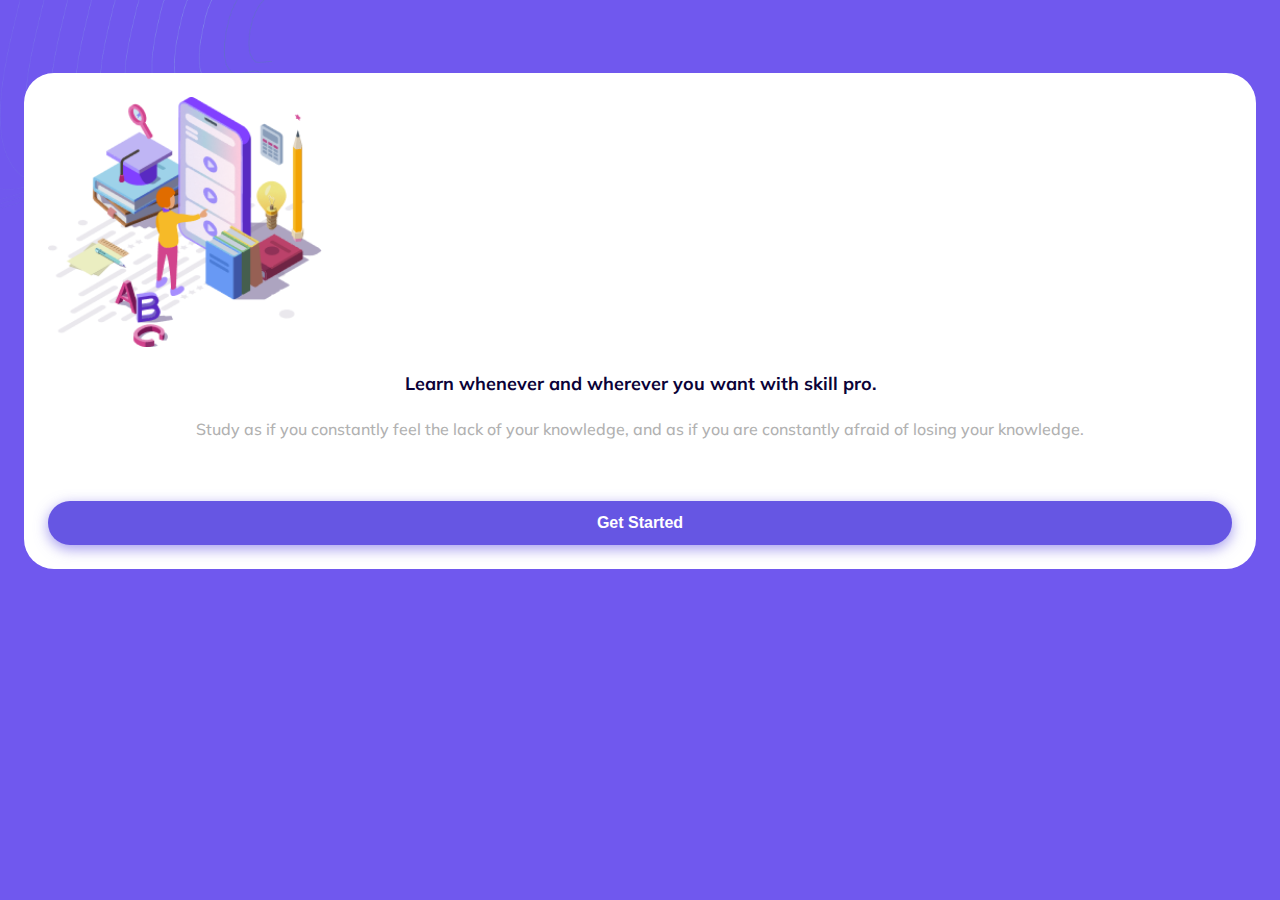
<file: diana-app/index.html>
<!DOCTYPE html>
<html lang="en">
  <head>
    <meta charset="UTF-8" />
    <meta http-equiv="X-UA-Compatible" content="IE=edge" />
    <meta name="viewport" content="width=device-width, initial-scale=1.0" />
    <link rel="preconnect" href="https://fonts.googleapis.com" />
    <link rel="preconnect" href="https://fonts.gstatic.com" crossorigin />
    <link
      href="https://fonts.googleapis.com/css2?family=Mulish:wght@400;500;600;700&display=swap"
      rel="stylesheet"
    />
    <link rel="stylesheet" href="style.css" />
    <title>App</title>
  </head>
  <body>
    <section class="get-started">
      <div class="get__wrapper">
        <div class="get__title">
          <img src="./img/get-started.png" alt="g" />
          <h2>Learn whenever and wherever you want with skill pro.</h2>
          <p>
            Study as if you constantly feel the lack of your knowledge, and as
            if you are constantly afraid of losing your knowledge.
          </p>
        </div>
        <button id="start">Get Started</button>
      </div>
    </section>
    <section class="section-form">
      <h1>Skill pro</h1>
      <div class="form__wrapper">
        <h2>Sign In</h2>
        <p>Access all of your courses in one app</p>
        <form>
          <label for="name">
            <div class="input__name">
              <img class="name" src="./img/Profile.svg" alt="" />
              <input type="text" name="name" id="name" placeholder="Username" />
            </div>
            <img class="access" src="./img/Accept.svg" alt="Accept"
          /></label>
          <label for="password">
            <div class="input__pass">
              <img class="lock" src="./img/Lock.svg" alt="" />
              <input
                type="password"
                name="password"
                id="password"
                placeholder="Password"
              />
            </div>
            <img class="eye" src="./img/Eye-slash.svg" alt="" />
          </label>
          <div class="flex">
            <div class="checkbox__wrapper"><input type="checkbox" name="checkbox" id="checkbox" /><span class="label_checkbox">Remember me</span></div>
            <a href="#">Recovery password</a>
          </div>
          <a href="main.html" id="login">Login</a>
        </form>
        <div class="social__wrapper">
          <p>Or sign in with</p>
          <div class="social">
            <img src="./img/google.png" alt="" />
            <img src="./img/fb.png" alt="" />
          </div>
        </div>
        <div class="not-a-member">
          <span>Not a member?</span>
          <a href="#">Register now</a>
        </div>
      </div>
    </section>
    <script src="main.js"></script>
  </body>
</html>
</file>
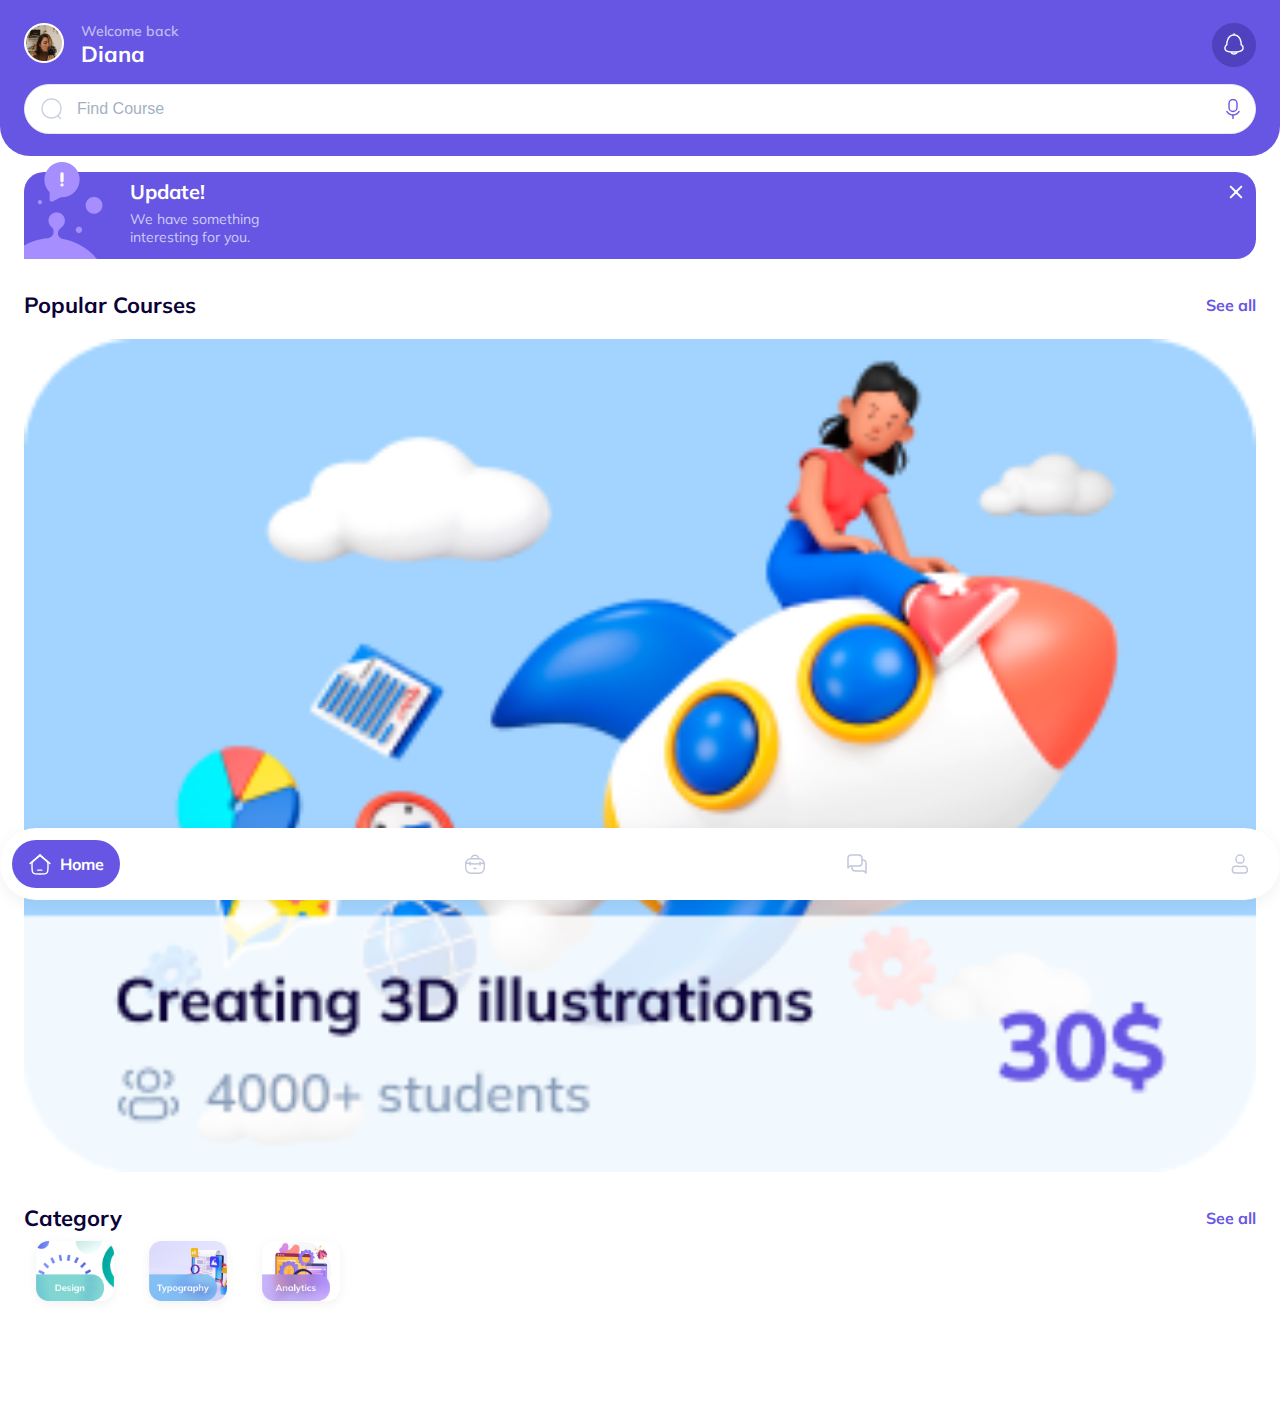
<file: diana-app/main.html>
<!DOCTYPE html>
<html lang="en">
  <head>
    <meta charset="UTF-8" />
    <meta http-equiv="X-UA-Compatible" content="IE=edge" />
    <meta name="viewport" content="width=device-width, initial-scale=1.0" />
    <link rel="preconnect" href="https://fonts.googleapis.com" />
    <link rel="preconnect" href="https://fonts.gstatic.com" crossorigin />
    <link
      href="https://fonts.googleapis.com/css2?family=Mulish:wght@400;500;600;700&display=swap"
      rel="stylesheet"
    />
    <link rel="stylesheet" href="style.css" />
    <title>App</title>
  </head>
  <body class="body-main">
    <div class="header">
      <div class="header__wrapper">
        <div class="header__user">
          <div class="header__user--img">
            <img src="./img/avatar.png" alt="avatar" />
          </div>
          <div class="header__user--name">
            <p>Welcome back</p>
            <h3>Diana</h3>
          </div>
        </div>
        <img src="./img/bell.png" alt="bell" class="bell" />
      </div>
      <form>
        <label for="search">
          <img class="search" src="./img/Search.svg" alt="" />
          <input
            type="text"
            name="seach"
            id="search"
            placeholder="Find Course"
          />
          <img class="microphone" src="./img/Microphon.svg" alt="" />
        </label>
      </form>
    </div>
    <main>
      <section class="update">
        <img class="update__img" src="./img/update.png" alt="" />
        <div class="update__content">
          <h3>Update!</h3>
          <p>
            We have something <br />
            interesting for you.
          </p>
        </div>
        <img src="./img/close.svg" class="close" alt="" />
      </section>
      <section class="courses">
        <div class="section__title">
          <h3>Popular Courses</h3>
          <a href="#">See all</a>
        </div>
        <img src="./img/creating.png" alt="" />
      </section>
      <section class="category">
        <div class="section__title">
          <h3>Category</h3>
          <a href="#">See all</a>
        </div>
        <div class="category__wrapper">
          <img
            src="./img/category1.png"
            alt="category"
            class="category__item"
          />
          <img
            src="./img/category2.png"
            alt="category"
            class="category__item"
          />
          <img
            src="./img/category3.png"
            alt="category"
            class="category__item"
          />
        </div>
      </section>
      
    </main>
    <footer>
        <div class="home"><img src="./img/Home.svg" alt=""/> Home</div>
        <img src="./img/Work.svg" alt="">
        <img src="./img/comments.svg" alt="">
        <img src="./img/user.svg" alt="">
      </footer>
      <script src="main.js"></script>
  </body>
</html>
</file>
<file: diana-app/style.css>
* {
  box-sizing: border-box;
}

body {
  background-color: #7058ee;
  font-family: "Mulish", sans-serif;
  margin: 0;
  display: flex;
  flex-direction: column;
  padding: 0;
  padding-top: 73px;
  justify-content: flex-end;
  background-image: url(./img/bg.png);
  background-repeat: no-repeat;
  background-size: contain;
}

a {
  text-decoration: none;
}

h1,
h2,
h3,
h4,
h5,
h6,
p,
ul,
ol,
li {
  margin: 0;
  padding: 0;
}

.get-started {
  padding: 0 24px 20px;
}
.get-started .get__wrapper {
  background: #ffffff;
  border-radius: 30px;
  padding: 24px;
  display: flex;
  flex-direction: column;
  gap: 62px;
}
.get-started .get__wrapper img {
  max-width: 274px;
}
.get-started .get__wrapper h2 {
  font-weight: 700;
  font-size: 18px;
  line-height: 23px;
  text-align: center;
  color: #0b0238;
}
.get-started .get__wrapper p {
  font-weight: 500;
  font-size: 16px;
  line-height: 20px;
  text-align: center;
  color: #b1b1b1;
}
.get-started .get__wrapper button {
  background: #6656e3;
  box-shadow: 0px 4px 14px rgba(102, 86, 227, 0.6);
  border-radius: 30px;
  font-weight: 700;
  font-size: 16px;
  line-height: 20px;
  color: #fff;
  border: none;
  padding: 12px 0;
}
.get-started .get__title {
  display: flex;
  flex-direction: column;
  gap: 24px;
}

.section-form {
  display: none;
}
.section-form h1 {
  padding: 0 24px 20px;
  font-weight: 700;
  font-size: 48px;
  line-height: 60px;
  margin-bottom: 41px;
  color: #ffffff;
}

.form__wrapper {
  background: #ffffff;
  border-radius: 30px;
  padding: 32px 24px;
}
.form__wrapper h2 {
  font-weight: 700;
  font-size: 22px;
  line-height: 28px;
  color: #0b0238;
}
.form__wrapper p {
  font-weight: 500;
  font-size: 16px;
  line-height: 20px;
  color: #a4b1c3;
  margin-top: 12px;
  margin-bottom: 32px;
}

.flex {
  display: flex;
  align-items: center;
  justify-content: space-between;
}
.flex a {
  font-weight: 700;
  font-size: 16px;
  line-height: 20px;
  text-decoration: none;
  color: #6656e3;
}

form {
  display: flex;
  flex-direction: column;
  gap: 16px;
}
form .label_checkbox {
  border: none;
  padding: 0;
  font-weight: 600;
  font-size: 16px;
  line-height: 20px;
  font-weight: 600;
  font-size: 16px;
  line-height: 20px;
  color: #c2c8da;
  display: inline-block;
  padding-left: 8px;
}
form .checkbox__wrapper {
  gap: 8px;
  display: flex;
  align-items: center;
}
form label {
  display: flex;
  align-items: center;
  border-radius: 200px;
  gap: 12px;
  position: relative;
  color: #c2c8da;
}
form label .lock,
form label .name {
  left: 16px;
}
form label img {
  position: absolute;
  top: 50%;
  transform: translate(0, -50%);
}
form label .eye,
form label .access {
  right: 16px;
}
form label .input__pass,
form label .input__name {
  display: flex;
  gap: 12px;
  width: 100%;
}
form label input {
  font-weight: 400;
  font-size: 16px;
  line-height: 20px;
  color: #222628;
  border: none;
  background: #ffffff;
  padding: 14px 52px;
  border: 1px solid #e5e9ef;
  width: 100%;
  border-radius: 200px;
}
form label input:focus-visible {
  border: 1px solid #6656e3;
  outline: none;
}
form label input::-moz-placeholder {
  font-weight: 400;
  font-size: 16px;
  line-height: 20px;
  color: #a4b1c4;
}
form label input::placeholder {
  font-weight: 400;
  font-size: 16px;
  line-height: 20px;
  color: #a4b1c4;
}
form input[type=checkbox] {
  background: #6656e3;
  border-radius: 4px;
  width: 20px;
  height: 20px;
  flex: 0 0 auto;
}
form #login {
  padding: 12px;
  display: block;
  text-align: center;
  background: #6656e3;
  box-shadow: 0px 4px 14px rgba(102, 86, 227, 0.6);
  border-radius: 30px;
  font-weight: 700;
  font-size: 16px;
  line-height: 20px;
  color: #ffffff;
  border: none;
  margin-top: 26px;
}

.social__wrapper p {
  font-weight: 600;
  font-size: 14px;
  line-height: 18px;
  color: #c2c8da;
  position: relative;
  display: inline-block;
  width: 100%;
  display: flex;
  align-items: center;
  justify-content: space-between;
  margin-top: 32px;
}
.social__wrapper p::after, .social__wrapper p::before {
  content: "";
  background: #c2c8da;
  max-width: 100%;
  width: 30%;
  display: inline-block;
  height: 1px;
}

.access {
  display: none;
}

.social {
  display: flex;
  justify-content: center;
  align-items: center;
  gap: 27px;
  margin-top: 24px;
}

.not-a-member {
  display: flex;
  gap: 8px;
  justify-content: center;
  align-items: center;
  margin-top: 73px;
}
.not-a-member span {
  font-weight: 600;
  font-size: 16px;
  line-height: 20px;
  color: #c2c8da;
}
.not-a-member a {
  font-weight: 700;
  font-size: 16px;
  line-height: 20px;
  color: #6656e3;
  text-decoration: none;
}

.body-main {
  background: #fff;
  padding: 0;
}

.header {
  background: #6656e3;
  border-radius: 0 0 30px 30px;
  padding: 22px 24px;
  margin-bottom: 16px;
}

.header__wrapper {
  display: flex;
  align-items: center;
  justify-content: space-between;
  margin-bottom: 16px;
}

.header__user {
  display: flex;
  align-items: center;
  gap: 16px;
}

.header__user--img {
  width: 41px;
}

.header__user--name p {
  font-weight: 600;
  font-size: 14px;
  line-height: 18px;
  color: rgba(255, 255, 255, 0.6);
}
.header__user--name h3 {
  font-weight: 700;
  font-size: 22px;
  line-height: 28px;
  color: #ffffff;
}

.bell {
  max-width: 44px;
}

.search,
.microphone {
  position: absolute;
  top: 50%;
  transform: translate(0, -50%);
}

.search {
  left: 16px;
}

.microphone {
  right: 16px;
}

main {
  padding: 0 24px;
}

.update {
  position: relative;
  background: #6656e3;
  border-radius: 20px 20px 20px 0px;
  height: 87px;
}

.update__img {
  position: absolute;
  bottom: 0;
  left: 0;
}

.update__content {
  padding: 7px 34px 15px 106px;
}
.update__content h3 {
  font-weight: 700;
  font-size: 20px;
  line-height: 25px;
  color: #ffffff;
  margin-bottom: 6px;
}
.update__content p {
  font-weight: 400;
  font-size: 14px;
  line-height: 18px;
  color: rgba(255, 255, 255, 0.7);
}

.close {
  position: absolute;
  top: 12px;
  right: 12px;
}

.courses {
  display: flex;
  flex-direction: column;
  gap: 20px;
  margin-bottom: 32px;
  margin-top: 32px;
}

.section__title {
  display: flex;
  justify-content: space-between;
  align-items: center;
}
.section__title h3 {
  font-weight: 700;
  font-size: 22px;
  line-height: 28px;
  text-align: center;
  color: #0b0238;
}
.section__title a {
  font-weight: 700;
  font-size: 16px;
  line-height: 20px;
  color: #6656e3;
}

.category {
  gap: 20px;
  margin-bottom: 32px;
  margin-top: 32px;
  padding-bottom: 72px;
}
.category .category__wrapper {
  display: flex;
  gap: 11px;
}
.category .category__wrapper img {
  max-width: 102px;
}

footer {
  position: fixed;
  bottom: 0;
  left: 0;
  width: 100%;
  background: #ffffff;
  box-shadow: 0px 4px 16px rgba(0, 0, 0, 0.06);
  border-radius: 70px;
  display: flex;
  align-items: center;
  justify-content: space-between;
  padding: 12px;
}
footer .home {
  background: #6656e3;
  border-radius: 90px;
  display: flex;
  align-items: center;
  gap: 8px;
  padding: 12px 16px;
  color: #fff;
  font-weight: 700;
  font-size: 16px;
  line-height: 20px;
}/*# sourceMappingURL=style.css.map */
</file>
